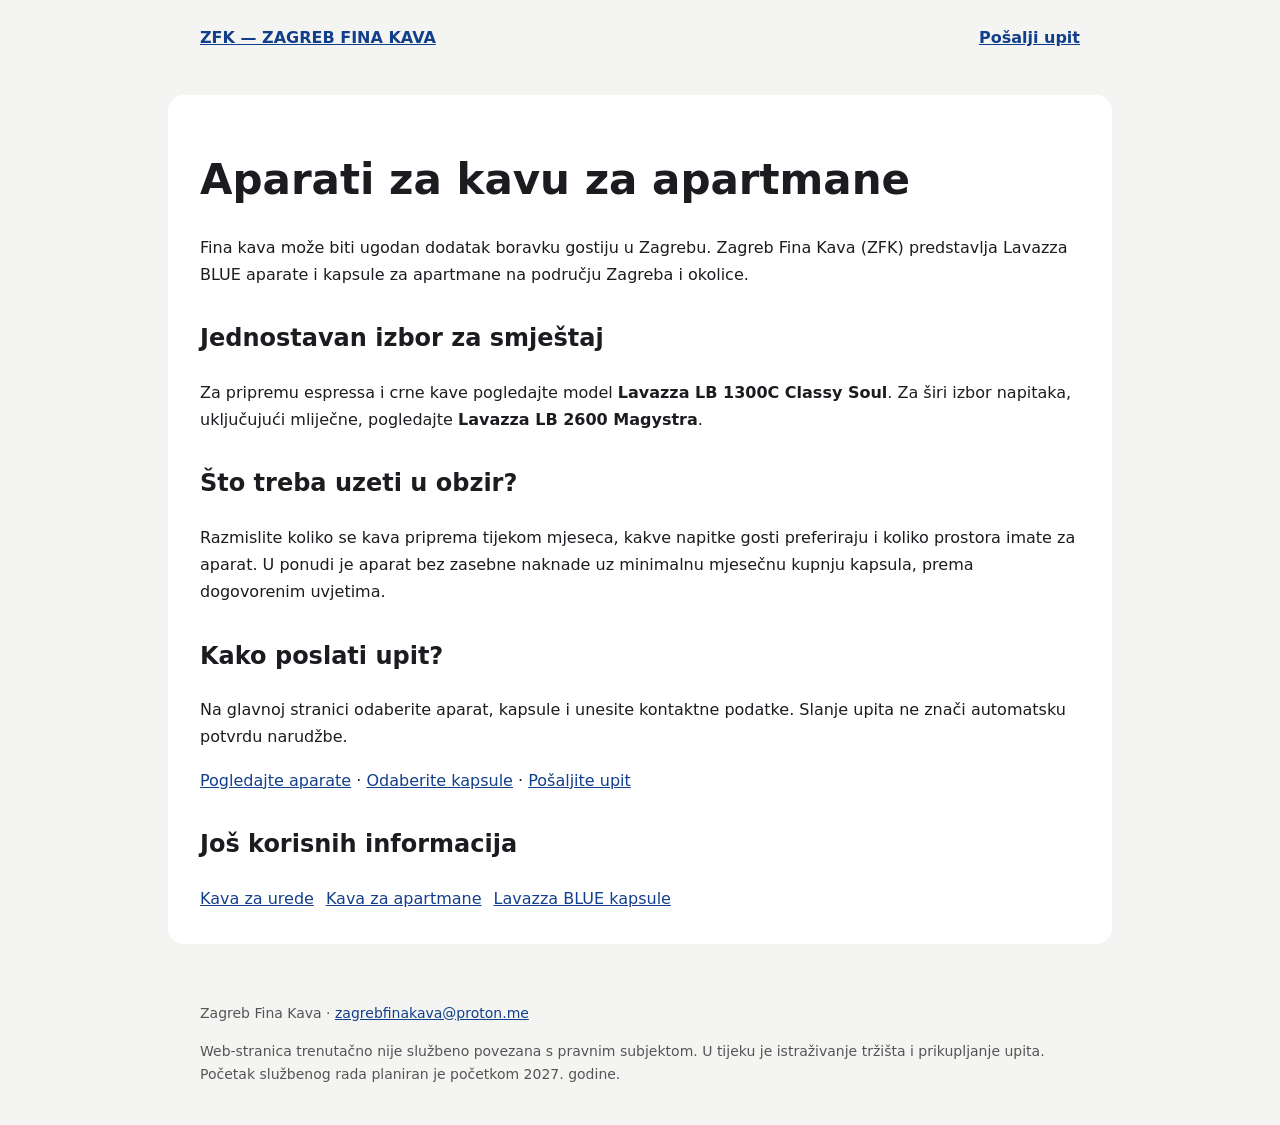
<file: aparati-za-kavu-za-apartmane.html>
<!doctype html>
<html lang="hr">
<head>
<meta charset="utf-8">
  <link rel="icon" type="image/png" sizes="512x512" href="/ZFK-favicon.png?v=5"><meta name="viewport" content="width=device-width, initial-scale=1">
<meta name="robots" content="index, follow">
<title>Aparati za kavu za apartmane Zagreb | Zagreb Fina Kava</title>
<meta name="description" content="Fina kava za goste apartmana u Zagrebu. Upoznajte Lavazza BLUE aparate i kapsule te pošaljite upit Zagreb Fina Kava.">
<link rel="canonical" href="https://zagrebfinakava.com/aparati-za-kavu-za-apartmane">
<style>body{margin:0;background:#f4f4f2;color:#1b1c20;font:16px/1.7 system-ui,-apple-system,Segoe UI,sans-serif}header,main,footer{max-width:880px;margin:auto;padding:24px}header{display:flex;justify-content:space-between;gap:20px;align-items:center}a{color:#123f8b}header a{font-weight:700}main{background:#fff;border-radius:16px;padding:32px;margin:20px auto}h1{font-size:clamp(28px,5vw,42px);line-height:1.2}h2{margin-top:30px}nav{display:flex;flex-wrap:wrap;gap:12px}footer{font-size:14px;color:#555}@media(max-width:600px){header{display:block}main{margin:10px;padding:22px}}</style>
</head>
<body><header><a href="/">ZFK — ZAGREB FINA KAVA</a><a href="/#narudzba">Pošalji upit</a></header><main><h1>Aparati za kavu za apartmane</h1><p>Fina kava može biti ugodan dodatak boravku gostiju u Zagrebu. Zagreb Fina Kava (ZFK) predstavlja Lavazza BLUE aparate i kapsule za apartmane na području Zagreba i okolice.</p><h2>Jednostavan izbor za smještaj</h2><p>Za pripremu espressa i crne kave pogledajte model <strong>Lavazza LB 1300C Classy Soul</strong>. Za širi izbor napitaka, uključujući mliječne, pogledajte <strong>Lavazza LB 2600 Magystra</strong>.</p><h2>Što treba uzeti u obzir?</h2><p>Razmislite koliko se kava priprema tijekom mjeseca, kakve napitke gosti preferiraju i koliko prostora imate za aparat. U ponudi je aparat bez zasebne naknade uz minimalnu mjesečnu kupnju kapsula, prema dogovorenim uvjetima.</p><h2>Kako poslati upit?</h2><p>Na glavnoj stranici odaberite aparat, kapsule i unesite kontaktne podatke. Slanje upita ne znači automatsku potvrdu narudžbe.</p><p><a href="/#ponuda">Pogledajte aparate</a> · <a href="/#kapsule">Odaberite kapsule</a> · <a href="/#narudzba">Pošaljite upit</a></p><h2>Još korisnih informacija</h2><nav><a href="/aparati-za-kavu-za-urede.html">Kava za urede</a><a href="/aparati-za-kavu-za-apartmane.html">Kava za apartmane</a><a href="/lavazza-blue-kapsule-zagreb.html">Lavazza BLUE kapsule</a></nav></main><footer><p>Zagreb Fina Kava · <a href="mailto:zagrebfinakava@proton.me">zagrebfinakava@proton.me</a></p><p>Web-stranica trenutačno nije službeno povezana s pravnim subjektom. U tijeku je istraživanje tržišta i prikupljanje upita. Početak službenog rada planiran je početkom 2027. godine.</p></footer></body></html>
</file>
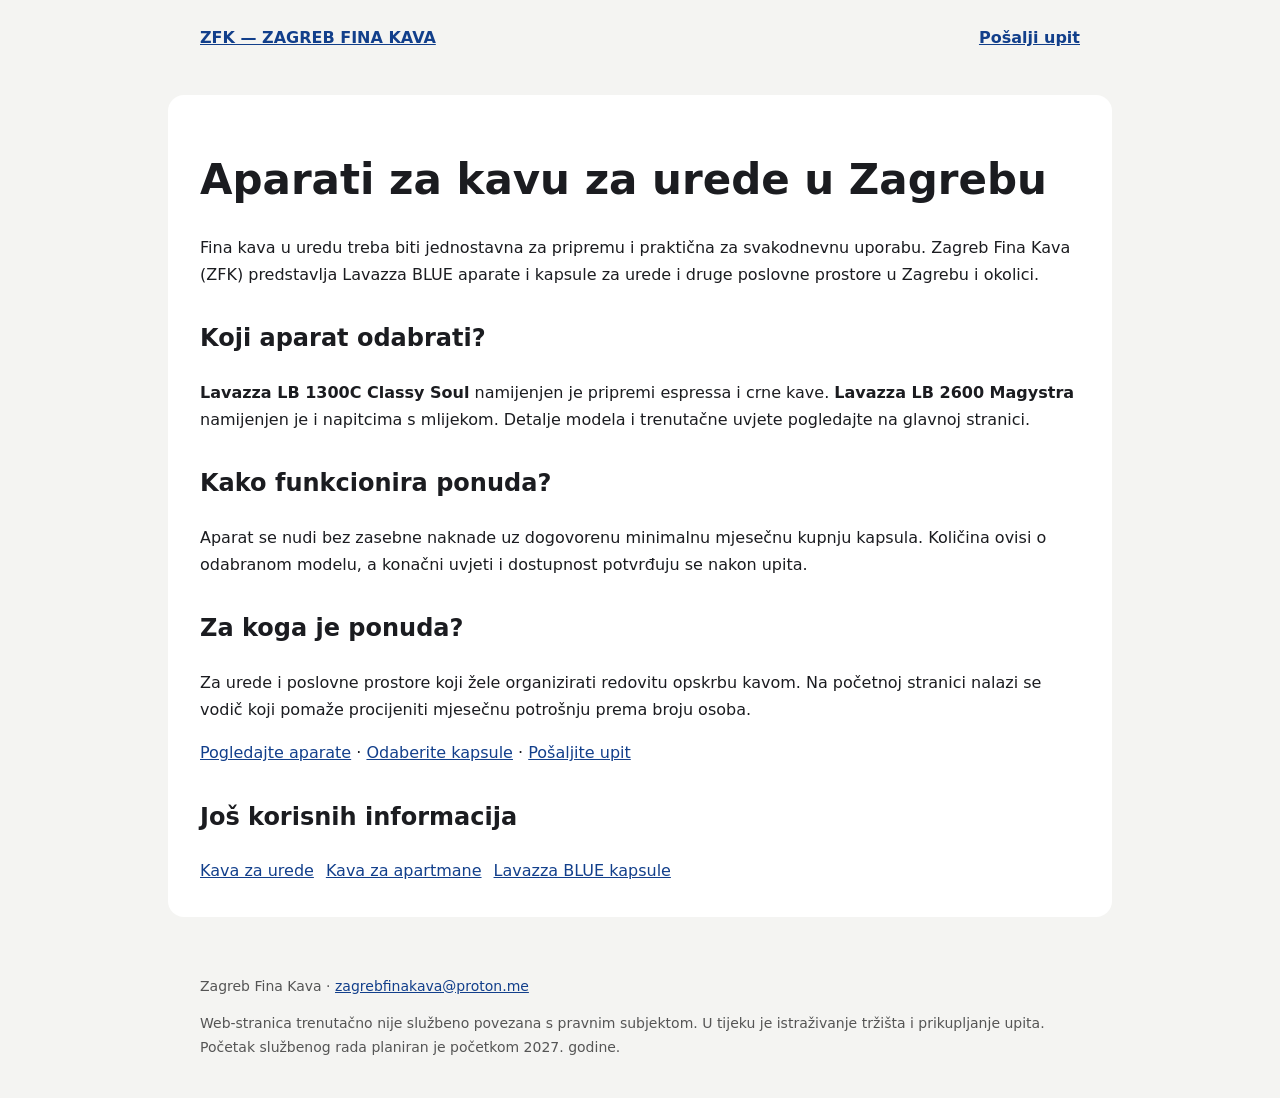
<file: aparati-za-kavu-za-urede.html>
<!doctype html>
<html lang="hr">
<head>
<meta charset="utf-8">
  <link rel="icon" type="image/png" sizes="512x512" href="/ZFK-favicon.png?v=5"><meta name="viewport" content="width=device-width, initial-scale=1">
<meta name="robots" content="index, follow">
<title>Kava za urede Zagreb – Lavazza BLUE aparati | Zagreb Fina Kava</title>
<meta name="description" content="Fina kava za urede u Zagrebu i okolici. Upoznajte Lavazza BLUE aparate ZFK-a, mjesečne količine kapsula i postupak slanja upita.">
<link rel="canonical" href="https://zagrebfinakava.com/aparati-za-kavu-za-urede">
<style>body{margin:0;background:#f4f4f2;color:#1b1c20;font:16px/1.7 system-ui,-apple-system,Segoe UI,sans-serif}header,main,footer{max-width:880px;margin:auto;padding:24px}header{display:flex;justify-content:space-between;gap:20px;align-items:center}a{color:#123f8b}header a{font-weight:700}main{background:#fff;border-radius:16px;padding:32px;margin:20px auto}h1{font-size:clamp(28px,5vw,42px);line-height:1.2}h2{margin-top:30px}nav{display:flex;flex-wrap:wrap;gap:12px}footer{font-size:14px;color:#555}@media(max-width:600px){header{display:block}main{margin:10px;padding:22px}}</style>
</head>
<body><header><a href="/">ZFK — ZAGREB FINA KAVA</a><a href="/#narudzba">Pošalji upit</a></header><main><h1>Aparati za kavu za urede u Zagrebu</h1><p>Fina kava u uredu treba biti jednostavna za pripremu i praktična za svakodnevnu uporabu. Zagreb Fina Kava (ZFK) predstavlja Lavazza BLUE aparate i kapsule za urede i druge poslovne prostore u Zagrebu i okolici.</p><h2>Koji aparat odabrati?</h2><p><strong>Lavazza LB 1300C Classy Soul</strong> namijenjen je pripremi espressa i crne kave. <strong>Lavazza LB 2600 Magystra</strong> namijenjen je i napitcima s mlijekom. Detalje modela i trenutačne uvjete pogledajte na glavnoj stranici.</p><h2>Kako funkcionira ponuda?</h2><p>Aparat se nudi bez zasebne naknade uz dogovorenu minimalnu mjesečnu kupnju kapsula. Količina ovisi o odabranom modelu, a konačni uvjeti i dostupnost potvrđuju se nakon upita.</p><h2>Za koga je ponuda?</h2><p>Za urede i poslovne prostore koji žele organizirati redovitu opskrbu kavom. Na početnoj stranici nalazi se vodič koji pomaže procijeniti mjesečnu potrošnju prema broju osoba.</p><p><a href="/#ponuda">Pogledajte aparate</a> · <a href="/#kapsule">Odaberite kapsule</a> · <a href="/#narudzba">Pošaljite upit</a></p><h2>Još korisnih informacija</h2><nav><a href="/aparati-za-kavu-za-urede.html">Kava za urede</a><a href="/aparati-za-kavu-za-apartmane.html">Kava za apartmane</a><a href="/lavazza-blue-kapsule-zagreb.html">Lavazza BLUE kapsule</a></nav></main><footer><p>Zagreb Fina Kava · <a href="mailto:zagrebfinakava@proton.me">zagrebfinakava@proton.me</a></p><p>Web-stranica trenutačno nije službeno povezana s pravnim subjektom. U tijeku je istraživanje tržišta i prikupljanje upita. Početak službenog rada planiran je početkom 2027. godine.</p></footer></body></html>
</file>
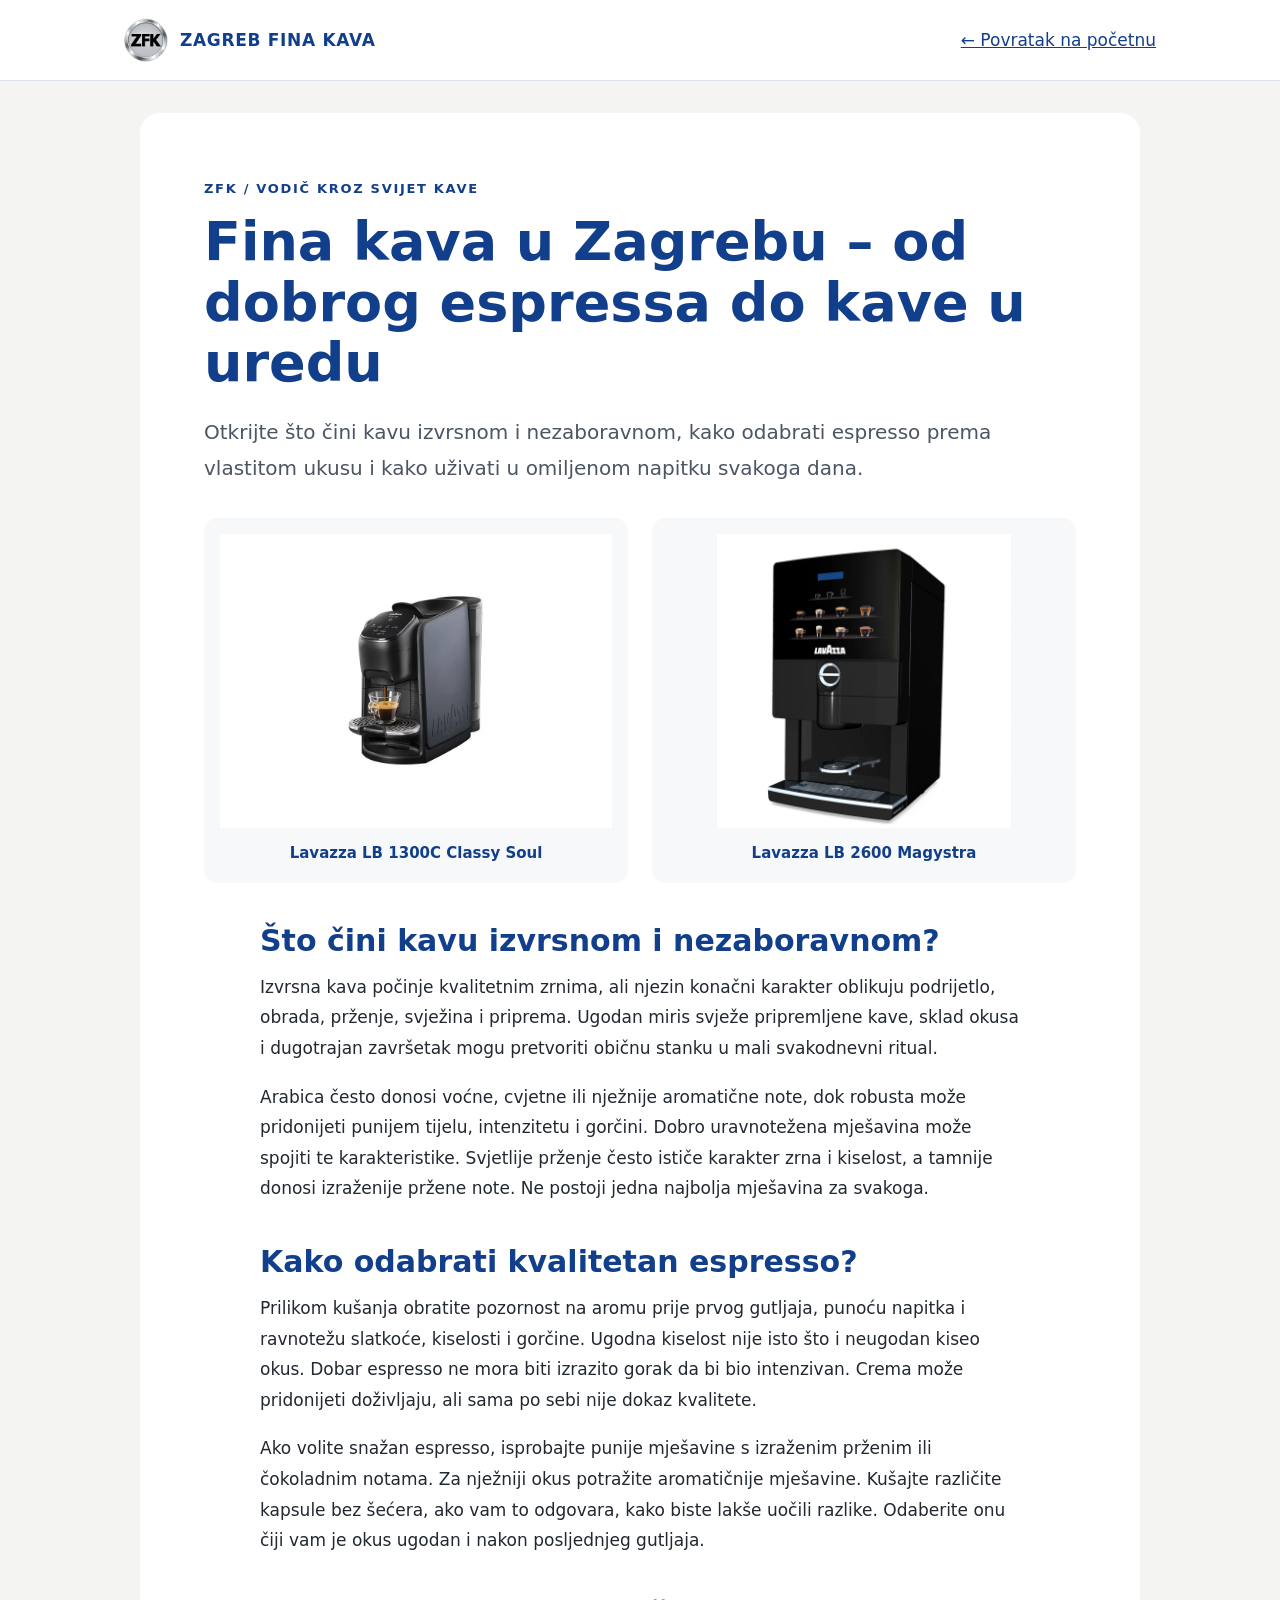
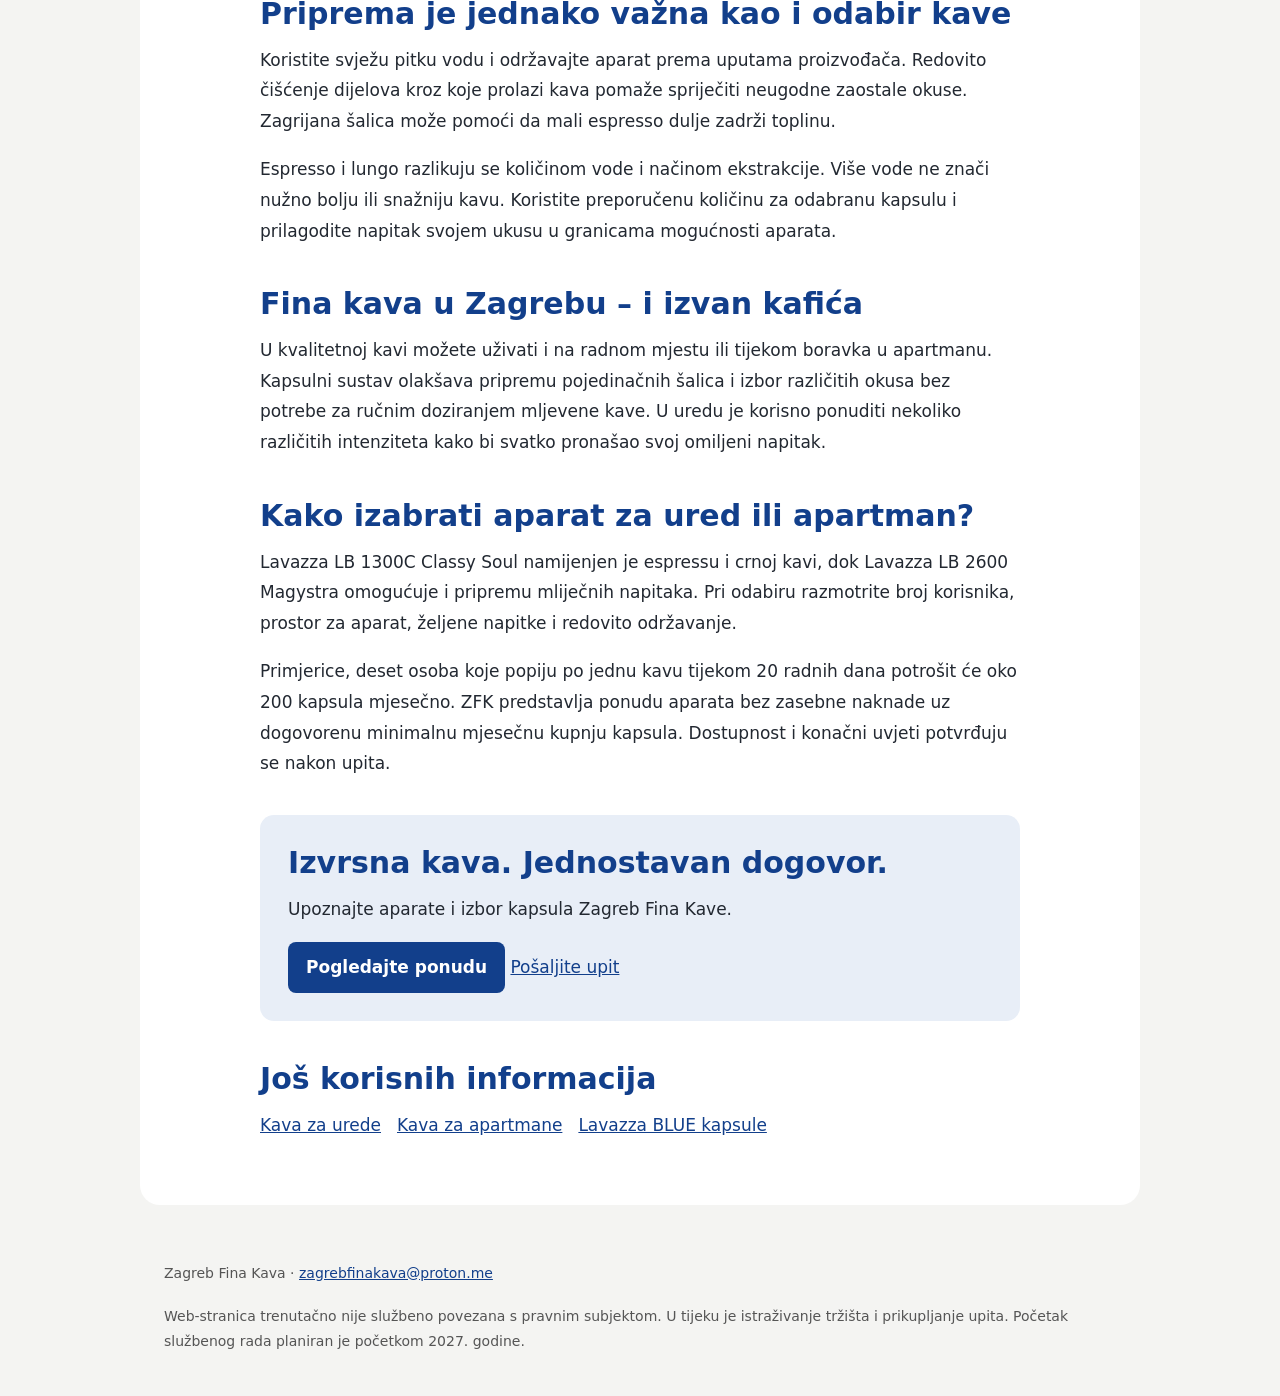
<file: fina-kava-zagreb.html>
<!doctype html>
<html lang="hr">
<head>
<meta charset="utf-8">
  <link rel="icon" type="image/png" sizes="512x512" href="/ZFK-favicon.png?v=5"><meta name="viewport" content="width=device-width, initial-scale=1">
<meta name="robots" content="index, follow">
<title>Fina kava Zagreb – kvalitetna kava za svaki dan | ZFK</title>
<meta name="description" content="Što čini finu kavu? Otkrijte kako uživati u kvalitetnoj talijanskoj kavi u Zagrebu, u uredu ili apartmanu, uz Zagreb Fina Kavu.">
<link rel="canonical" href="https://zagrebfinakava.com/fina-kava-zagreb">
<style>*{box-sizing:border-box}body{margin:0;background:#f4f4f2;color:#222831;font:17px/1.8 system-ui,-apple-system,Segoe UI,sans-serif}a{color:#123f8b}header{background:white;border-bottom:1px solid #dce2e9}header nav{max-width:1080px;margin:auto;padding:18px 24px;display:flex;align-items:center;justify-content:space-between;gap:16px;flex-wrap:wrap}.brand{display:flex;align-items:center;gap:12px;font-weight:800;text-decoration:none;letter-spacing:.04em}.brand img{width:44px;height:44px}main{max-width:1000px;margin:32px auto;background:white;border-radius:20px;padding:clamp(22px,5vw,64px)}.eyebrow{color:#123f8b;font-size:13px;letter-spacing:.13em;font-weight:800}h1{font-size:clamp(34px,5vw,54px);line-height:1.12;color:#123f8b;margin:12px 0 20px}h2{color:#123f8b;font-size:clamp(23px,3vw,30px);line-height:1.3;margin:38px 0 12px}p{margin:0 0 18px}.lead{font-size:20px;color:#4b5563}.machines{display:grid;grid-template-columns:1fr 1fr;gap:24px;margin:32px 0}.machines figure{margin:0;text-align:center;background:#f7f8fa;border-radius:14px;padding:16px}.machines img{display:block;width:100%;height:auto;aspect-ratio:4/3;object-fit:contain}.machines figcaption{font-size:15px;font-weight:700;color:#123f8b;margin-top:12px}.article{max-width:760px;margin:auto}.cta{background:#e8eef7;padding:28px;border-radius:14px;margin-top:36px}.cta h2{margin-top:0}.button{display:inline-block;background:#123f8b;color:white;text-decoration:none;border-radius:8px;padding:10px 18px;font-weight:700}.links{display:flex;flex-wrap:wrap;gap:16px}footer{max-width:1000px;margin:auto;padding:24px;color:#555;font-size:14px}@media(max-width:600px){main{margin:12px;border-radius:12px}.machines{gap:8px}.machines figure{padding:8px}.machines figcaption{font-size:12px}.lead{font-size:18px}}</style><script type="application/ld+json">{"@context":"https://schema.org","@type":"Article","headline":"Fina kava u Zagrebu – od dobrog espressa do kave u uredu","mainEntityOfPage":"https://zagrebfinakava.com/fina-kava-zagreb","inLanguage":"hr","image":["https://zagrebfinakava.com/LB1300%20Classy%20Soul-1.webp","https://zagrebfinakava.com/LB%202600.webp"],"author":{"@type":"Organization","name":"Zagreb Fina Kava","url":"https://zagrebfinakava.com/"}}</script></head><body><header><nav><a class="brand" href="/"><img src="/ZFK-favicon.png?v=5" alt="" width="44" height="44">ZAGREB FINA KAVA</a><a href="/">← Povratak na početnu</a></nav></header><main><article><div class="eyebrow">ZFK / VODIČ KROZ SVIJET KAVE</div><h1>Fina kava u Zagrebu – od dobrog espressa do kave u uredu</h1><p class="lead">Otkrijte što čini kavu izvrsnom i nezaboravnom, kako odabrati espresso prema vlastitom ukusu i kako uživati u omiljenom napitku svakoga dana.</p><div class="machines"><figure><img src="/LB1300%20Classy%20Soul-1.webp" alt="Lavazza LB 1300C Classy Soul aparat za espresso" width="1024" height="768" decoding="async"><figcaption>Lavazza LB 1300C Classy Soul</figcaption></figure><figure><img src="/LB%202600.webp" alt="Lavazza LB 2600 Magystra aparat za kavu" width="1024" height="768" decoding="async"><figcaption>Lavazza LB 2600 Magystra</figcaption></figure></div><div class="article"><h2>Što čini kavu izvrsnom i nezaboravnom?</h2><p>Izvrsna kava počinje kvalitetnim zrnima, ali njezin konačni karakter oblikuju podrijetlo, obrada, prženje, svježina i priprema. Ugodan miris svježe pripremljene kave, sklad okusa i dugotrajan završetak mogu pretvoriti običnu stanku u mali svakodnevni ritual.</p><p>Arabica često donosi voćne, cvjetne ili nježnije aromatične note, dok robusta može pridonijeti punijem tijelu, intenzitetu i gorčini. Dobro uravnotežena mješavina može spojiti te karakteristike. Svjetlije prženje često ističe karakter zrna i kiselost, a tamnije donosi izraženije pržene note. Ne postoji jedna najbolja mješavina za svakoga.</p><h2>Kako odabrati kvalitetan espresso?</h2><p>Prilikom kušanja obratite pozornost na aromu prije prvog gutljaja, punoću napitka i ravnotežu slatkoće, kiselosti i gorčine. Ugodna kiselost nije isto što i neugodan kiseo okus. Dobar espresso ne mora biti izrazito gorak da bi bio intenzivan. Crema može pridonijeti doživljaju, ali sama po sebi nije dokaz kvalitete.</p><p>Ako volite snažan espresso, isprobajte punije mješavine s izraženim prženim ili čokoladnim notama. Za nježniji okus potražite aromatičnije mješavine. Kušajte različite kapsule bez šećera, ako vam to odgovara, kako biste lakše uočili razlike. Odaberite onu čiji vam je okus ugodan i nakon posljednjeg gutljaja.</p><h2>Priprema je jednako važna kao i odabir kave</h2><p>Koristite svježu pitku vodu i održavajte aparat prema uputama proizvođača. Redovito čišćenje dijelova kroz koje prolazi kava pomaže spriječiti neugodne zaostale okuse. Zagrijana šalica može pomoći da mali espresso dulje zadrži toplinu.</p><p>Espresso i lungo razlikuju se količinom vode i načinom ekstrakcije. Više vode ne znači nužno bolju ili snažniju kavu. Koristite preporučenu količinu za odabranu kapsulu i prilagodite napitak svojem ukusu u granicama mogućnosti aparata.</p><h2>Fina kava u Zagrebu – i izvan kafića</h2><p>U kvalitetnoj kavi možete uživati i na radnom mjestu ili tijekom boravka u apartmanu. Kapsulni sustav olakšava pripremu pojedinačnih šalica i izbor različitih okusa bez potrebe za ručnim doziranjem mljevene kave. U uredu je korisno ponuditi nekoliko različitih intenziteta kako bi svatko pronašao svoj omiljeni napitak.</p><h2>Kako izabrati aparat za ured ili apartman?</h2><p>Lavazza LB 1300C Classy Soul namijenjen je espressu i crnoj kavi, dok Lavazza LB 2600 Magystra omogućuje i pripremu mliječnih napitaka. Pri odabiru razmotrite broj korisnika, prostor za aparat, željene napitke i redovito održavanje.</p><p>Primjerice, deset osoba koje popiju po jednu kavu tijekom 20 radnih dana potrošit će oko 200 kapsula mjesečno. ZFK predstavlja ponudu aparata bez zasebne naknade uz dogovorenu minimalnu mjesečnu kupnju kapsula. Dostupnost i konačni uvjeti potvrđuju se nakon upita.</p><div class="cta"><h2>Izvrsna kava. Jednostavan dogovor.</h2><p>Upoznajte aparate i izbor kapsula Zagreb Fina Kave.</p><a class="button" href="/#ponuda">Pogledajte ponudu</a> <a href="/#narudzba">Pošaljite upit</a></div><h2>Još korisnih informacija</h2><nav class="links"><a href="/aparati-za-kavu-za-urede">Kava za urede</a><a href="/aparati-za-kavu-za-apartmane">Kava za apartmane</a><a href="/lavazza-blue-kapsule-zagreb">Lavazza BLUE kapsule</a></nav></div></article></main><footer><p>Zagreb Fina Kava · <a href="mailto:zagrebfinakava@proton.me">zagrebfinakava@proton.me</a></p><p>Web-stranica trenutačno nije službeno povezana s pravnim subjektom. U tijeku je istraživanje tržišta i prikupljanje upita. Početak službenog rada planiran je početkom 2027. godine.</p></footer></body></html>
</file>
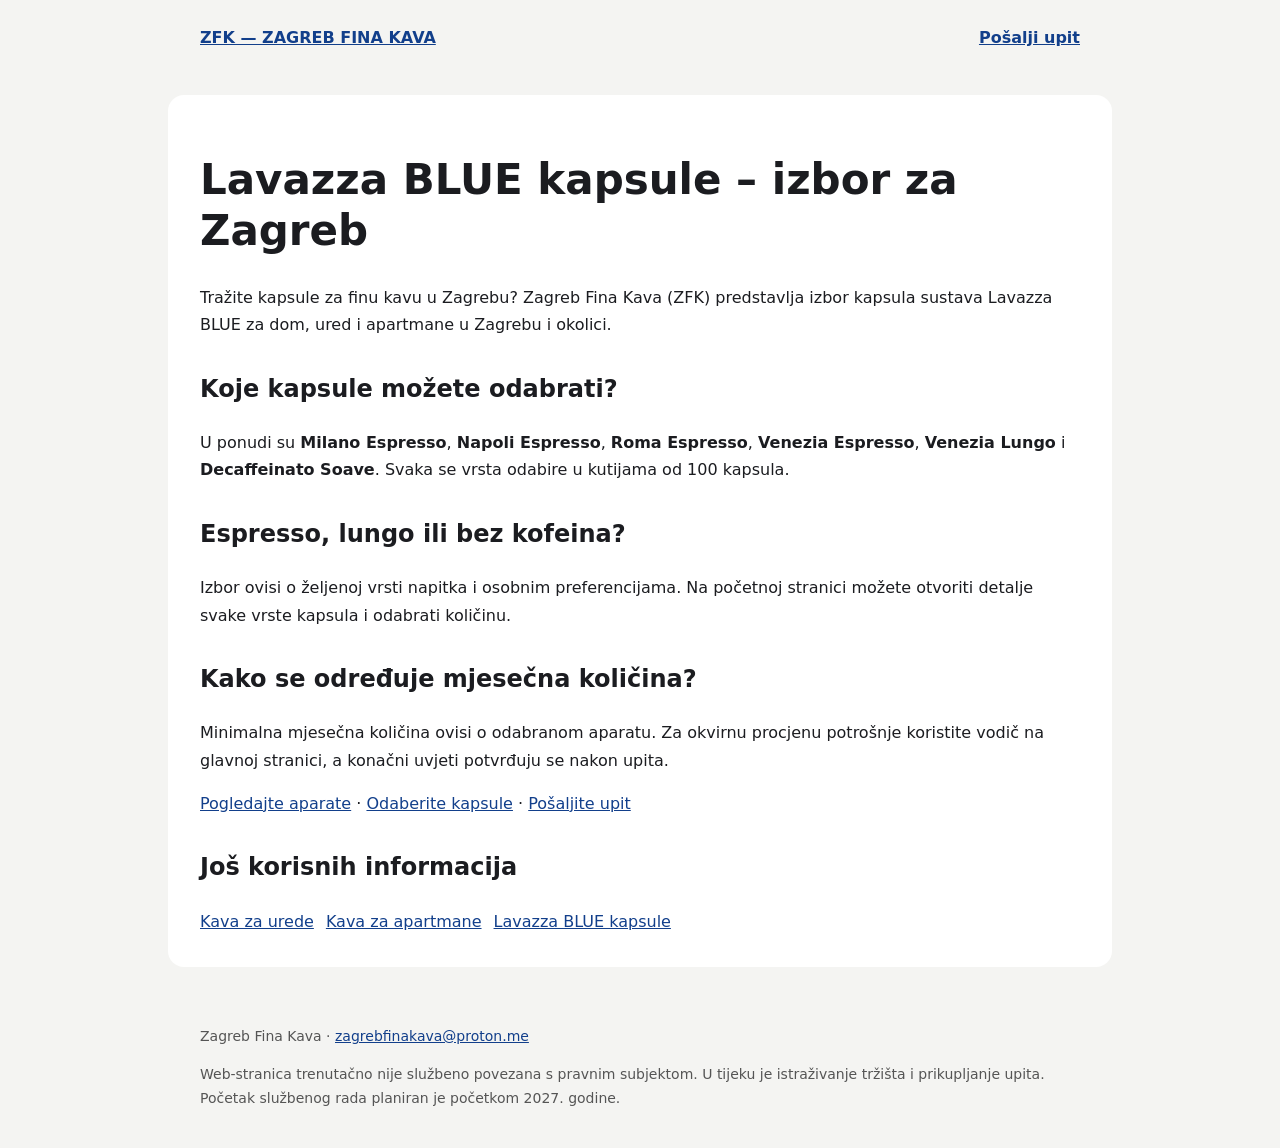
<file: lavazza-blue-kapsule-zagreb.html>
<!doctype html>
<html lang="hr">
<head>
<meta charset="utf-8">
  <link rel="icon" type="image/png" sizes="512x512" href="/ZFK-favicon.png?v=5"><meta name="viewport" content="width=device-width, initial-scale=1">
<meta name="robots" content="index, follow">
<title>Lavazza BLUE kapsule za kavu Zagreb | Zagreb Fina Kava</title>
<meta name="description" content="Tražite kapsule za finu kavu u Zagrebu? Upoznajte izbor Lavazza BLUE kapsula Zagreb Fina Kava: Milano, Napoli, Roma, Venezia i Decaffeinato Soave.">
<link rel="canonical" href="https://zagrebfinakava.com/lavazza-blue-kapsule-zagreb">
<style>body{margin:0;background:#f4f4f2;color:#1b1c20;font:16px/1.7 system-ui,-apple-system,Segoe UI,sans-serif}header,main,footer{max-width:880px;margin:auto;padding:24px}header{display:flex;justify-content:space-between;gap:20px;align-items:center}a{color:#123f8b}header a{font-weight:700}main{background:#fff;border-radius:16px;padding:32px;margin:20px auto}h1{font-size:clamp(28px,5vw,42px);line-height:1.2}h2{margin-top:30px}nav{display:flex;flex-wrap:wrap;gap:12px}footer{font-size:14px;color:#555}@media(max-width:600px){header{display:block}main{margin:10px;padding:22px}}</style>
</head>
<body><header><a href="/">ZFK — ZAGREB FINA KAVA</a><a href="/#narudzba">Pošalji upit</a></header><main><h1>Lavazza BLUE kapsule – izbor za Zagreb</h1><p>Tražite kapsule za finu kavu u Zagrebu? Zagreb Fina Kava (ZFK) predstavlja izbor kapsula sustava Lavazza BLUE za dom, ured i apartmane u Zagrebu i okolici.</p><h2>Koje kapsule možete odabrati?</h2><p>U ponudi su <strong>Milano Espresso</strong>, <strong>Napoli Espresso</strong>, <strong>Roma Espresso</strong>, <strong>Venezia Espresso</strong>, <strong>Venezia Lungo</strong> i <strong>Decaffeinato Soave</strong>. Svaka se vrsta odabire u kutijama od 100 kapsula.</p><h2>Espresso, lungo ili bez kofeina?</h2><p>Izbor ovisi o željenoj vrsti napitka i osobnim preferencijama. Na početnoj stranici možete otvoriti detalje svake vrste kapsula i odabrati količinu.</p><h2>Kako se određuje mjesečna količina?</h2><p>Minimalna mjesečna količina ovisi o odabranom aparatu. Za okvirnu procjenu potrošnje koristite vodič na glavnoj stranici, a konačni uvjeti potvrđuju se nakon upita.</p><p><a href="/#ponuda">Pogledajte aparate</a> · <a href="/#kapsule">Odaberite kapsule</a> · <a href="/#narudzba">Pošaljite upit</a></p><h2>Još korisnih informacija</h2><nav><a href="/aparati-za-kavu-za-urede.html">Kava za urede</a><a href="/aparati-za-kavu-za-apartmane.html">Kava za apartmane</a><a href="/lavazza-blue-kapsule-zagreb.html">Lavazza BLUE kapsule</a></nav></main><footer><p>Zagreb Fina Kava · <a href="mailto:zagrebfinakava@proton.me">zagrebfinakava@proton.me</a></p><p>Web-stranica trenutačno nije službeno povezana s pravnim subjektom. U tijeku je istraživanje tržišta i prikupljanje upita. Početak službenog rada planiran je početkom 2027. godine.</p></footer></body></html>
</file>
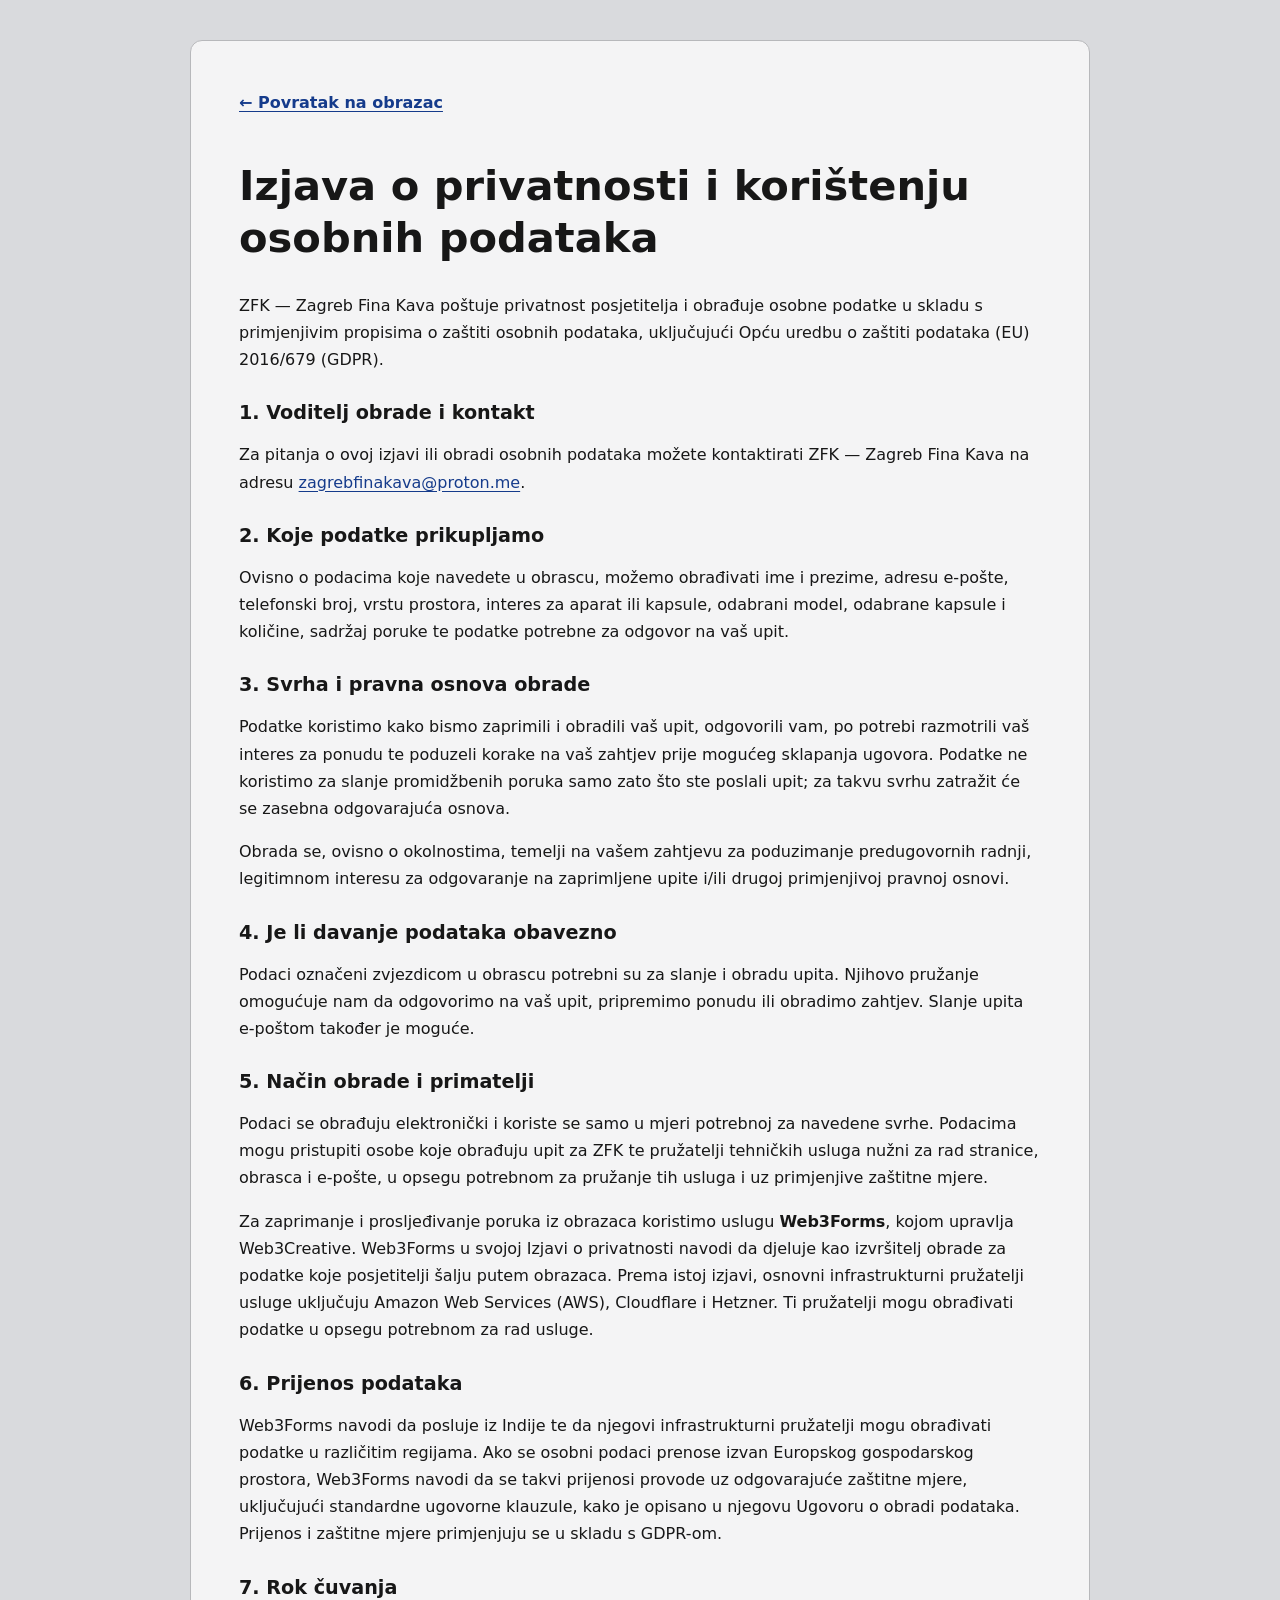
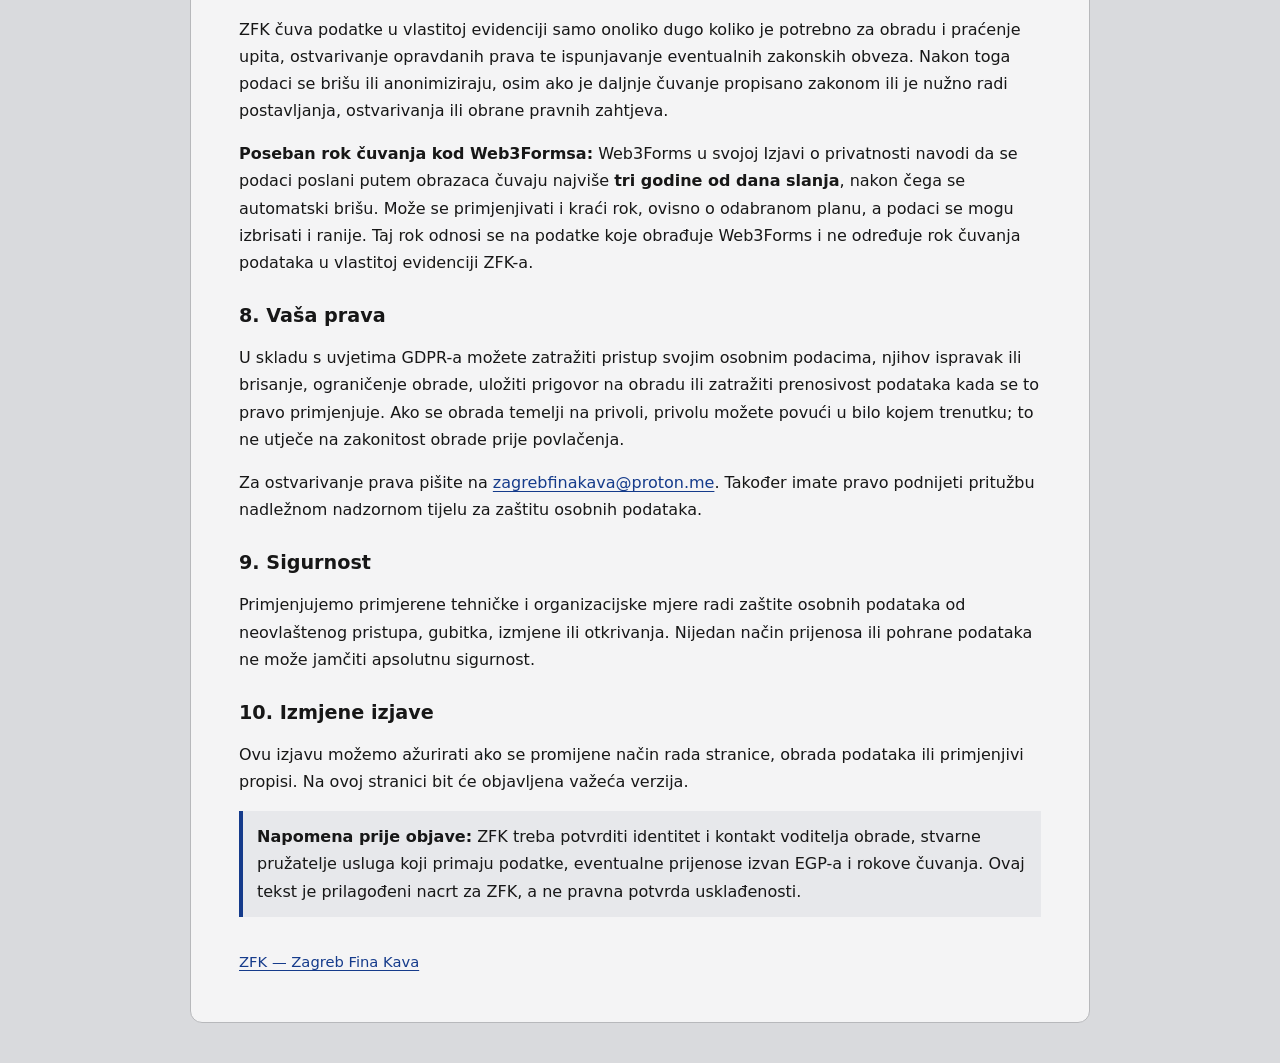
<file: privatnost.html>
<!doctype html>
<html lang="hr">
<head>
  <meta charset="utf-8">
  <meta name="viewport" content="width=device-width, initial-scale=1">
  <meta name="robots" content="noindex, nofollow">
  <meta name="description" content="Informacije o privatnosti i obradi osobnih podataka na stranici ZFK — Zagreb Fina Kava.">
  <title>Izjava o privatnosti | ZFK — Zagreb Fina Kava</title>
  <style>
    :root{color-scheme:light;--bg:#D9DADD;--ink:#171717;--blue:#153b8b}
    *{box-sizing:border-box}
    body{margin:0;background:var(--bg);color:var(--ink);font:16px/1.7 system-ui,-apple-system,"Segoe UI",sans-serif}
    main{width:min(900px,calc(100% - 32px));margin:40px auto;padding:clamp(22px,5vw,48px);background:#f4f4f5;border:1px solid #b7b8bb;border-radius:12px}
    h1,h2{line-height:1.25}h1{font-size:clamp(1.8rem,4vw,2.6rem)}h2{font-size:1.2rem;margin-top:28px}
    a{color:var(--blue);text-underline-offset:3px}
    .back{display:inline-block;margin-bottom:16px;font-weight:650}
    .note{padding:12px 14px;border-left:4px solid var(--blue);background:#e7e8eb}
    footer{margin-top:32px;font-size:.92rem}
  </style>
</head>
<body>
<main>
  <a class="back" href="index.html#narudzba">← Povratak na obrazac</a>
  <h1>Izjava o privatnosti i korištenju osobnih podataka</h1>
  <p>ZFK — Zagreb Fina Kava poštuje privatnost posjetitelja i obrađuje osobne podatke u skladu s primjenjivim propisima o zaštiti osobnih podataka, uključujući Opću uredbu o zaštiti podataka (EU) 2016/679 (GDPR).</p>

  <h2>1. Voditelj obrade i kontakt</h2>
  <p>Za pitanja o ovoj izjavi ili obradi osobnih podataka možete kontaktirati ZFK — Zagreb Fina Kava na adresu <a href="mailto:zagrebfinakava@proton.me">zagrebfinakava@proton.me</a>.</p>

  <h2>2. Koje podatke prikupljamo</h2>
  <p>Ovisno o podacima koje navedete u obrascu, možemo obrađivati ime i prezime, adresu e-pošte, telefonski broj, vrstu prostora, interes za aparat ili kapsule, odabrani model, odabrane kapsule i količine, sadržaj poruke te podatke potrebne za odgovor na vaš upit.</p>

  <h2>3. Svrha i pravna osnova obrade</h2>
  <p>Podatke koristimo kako bismo zaprimili i obradili vaš upit, odgovorili vam, po potrebi razmotrili vaš interes za ponudu te poduzeli korake na vaš zahtjev prije mogućeg sklapanja ugovora. Podatke ne koristimo za slanje promidžbenih poruka samo zato što ste poslali upit; za takvu svrhu zatražit će se zasebna odgovarajuća osnova.</p>
  <p>Obrada se, ovisno o okolnostima, temelji na vašem zahtjevu za poduzimanje predugovornih radnji, legitimnom interesu za odgovaranje na zaprimljene upite i/ili drugoj primjenjivoj pravnoj osnovi.</p>

  <h2>4. Je li davanje podataka obavezno</h2>
  <p>Podaci označeni zvjezdicom u obrascu potrebni su za slanje i obradu upita. Njihovo pružanje omogućuje nam da odgovorimo na vaš upit, pripremimo ponudu ili obradimo zahtjev. Slanje upita e-poštom također je moguće.</p>

  <h2>5. Način obrade i primatelji</h2>
  <p>Podaci se obrađuju elektronički i koriste se samo u mjeri potrebnoj za navedene svrhe. Podacima mogu pristupiti osobe koje obrađuju upit za ZFK te pružatelji tehničkih usluga nužni za rad stranice, obrasca i e-pošte, u opsegu potrebnom za pružanje tih usluga i uz primjenjive zaštitne mjere.</p>
  <p>Za zaprimanje i prosljeđivanje poruka iz obrazaca koristimo uslugu <strong>Web3Forms</strong>, kojom upravlja Web3Creative. Web3Forms u svojoj Izjavi o privatnosti navodi da djeluje kao izvršitelj obrade za podatke koje posjetitelji šalju putem obrazaca. Prema istoj izjavi, osnovni infrastrukturni pružatelji usluge uključuju Amazon Web Services (AWS), Cloudflare i Hetzner. Ti pružatelji mogu obrađivati podatke u opsegu potrebnom za rad usluge.</p>

  <h2>6. Prijenos podataka</h2>
  <p>Web3Forms navodi da posluje iz Indije te da njegovi infrastrukturni pružatelji mogu obrađivati podatke u različitim regijama. Ako se osobni podaci prenose izvan Europskog gospodarskog prostora, Web3Forms navodi da se takvi prijenosi provode uz odgovarajuće zaštitne mjere, uključujući standardne ugovorne klauzule, kako je opisano u njegovu Ugovoru o obradi podataka. Prijenos i zaštitne mjere primjenjuju se u skladu s GDPR-om.</p>

  <h2>7. Rok čuvanja</h2>
  <p>ZFK čuva podatke u vlastitoj evidenciji samo onoliko dugo koliko je potrebno za obradu i praćenje upita, ostvarivanje opravdanih prava te ispunjavanje eventualnih zakonskih obveza. Nakon toga podaci se brišu ili anonimiziraju, osim ako je daljnje čuvanje propisano zakonom ili je nužno radi postavljanja, ostvarivanja ili obrane pravnih zahtjeva.</p>
  <p><strong>Poseban rok čuvanja kod Web3Formsa:</strong> Web3Forms u svojoj Izjavi o privatnosti navodi da se podaci poslani putem obrazaca čuvaju najviše <strong>tri godine od dana slanja</strong>, nakon čega se automatski brišu. Može se primjenjivati i kraći rok, ovisno o odabranom planu, a podaci se mogu izbrisati i ranije. Taj rok odnosi se na podatke koje obrađuje Web3Forms i ne određuje rok čuvanja podataka u vlastitoj evidenciji ZFK-a.</p>

  <h2>8. Vaša prava</h2>
  <p>U skladu s uvjetima GDPR-a možete zatražiti pristup svojim osobnim podacima, njihov ispravak ili brisanje, ograničenje obrade, uložiti prigovor na obradu ili zatražiti prenosivost podataka kada se to pravo primjenjuje. Ako se obrada temelji na privoli, privolu možete povući u bilo kojem trenutku; to ne utječe na zakonitost obrade prije povlačenja.</p>
  <p>Za ostvarivanje prava pišite na <a href="mailto:zagrebfinakava@proton.me">zagrebfinakava@proton.me</a>. Također imate pravo podnijeti pritužbu nadležnom nadzornom tijelu za zaštitu osobnih podataka.</p>

  <h2>9. Sigurnost</h2>
  <p>Primjenjujemo primjerene tehničke i organizacijske mjere radi zaštite osobnih podataka od neovlaštenog pristupa, gubitka, izmjene ili otkrivanja. Nijedan način prijenosa ili pohrane podataka ne može jamčiti apsolutnu sigurnost.</p>

  <h2>10. Izmjene izjave</h2>
  <p>Ovu izjavu možemo ažurirati ako se promijene način rada stranice, obrada podataka ili primjenjivi propisi. Na ovoj stranici bit će objavljena važeća verzija.</p>

  <p class="note"><strong>Napomena prije objave:</strong> ZFK treba potvrditi identitet i kontakt voditelja obrade, stvarne pružatelje usluga koji primaju podatke, eventualne prijenose izvan EGP-a i rokove čuvanja. Ovaj tekst je prilagođeni nacrt za ZFK, a ne pravna potvrda usklađenosti.</p>
  <footer><a href="index.html">ZFK — Zagreb Fina Kava</a></footer>
</main>
</body>
</html>
</file>
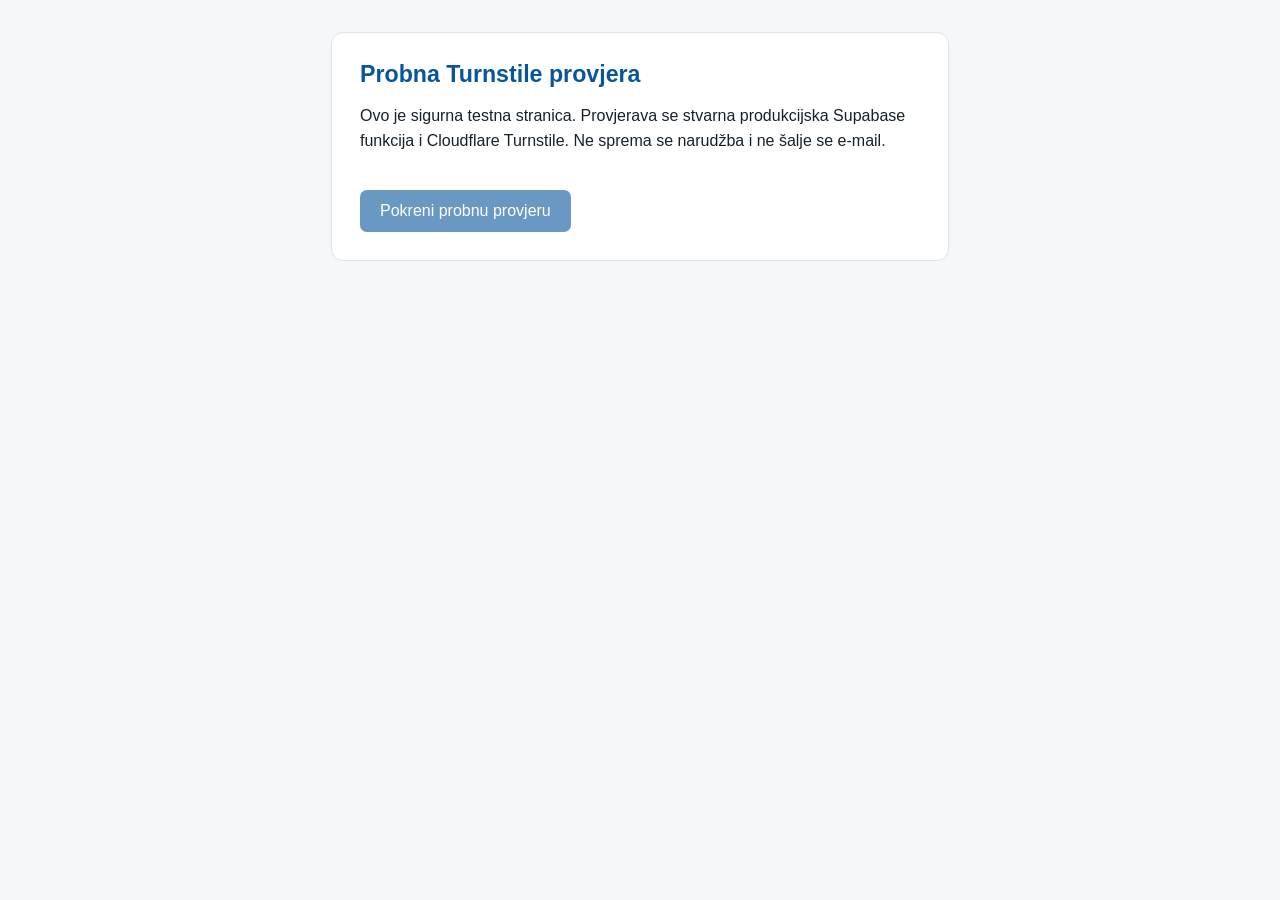
<file: turnstile-test.html>
<!doctype html>
<html lang="hr">
<head>
  <meta charset="utf-8">
  <meta name="viewport" content="width=device-width, initial-scale=1">
  <meta name="robots" content="noindex,nofollow">
  <title>Probna Turnstile provjera | Zagreb Fina Kava</title>
  <style>
    :root { color-scheme: light; font-family: Arial, sans-serif; }
    body { margin: 0; padding: 32px 16px; background: #f5f8fb; color: #17212b; }
    main { max-width: 560px; margin: 0 auto; padding: 28px; background: #fff; border: 1px solid #dce5ee; border-radius: 12px; }
    h1 { margin-top: 0; color: #07569b; font-size: 1.45rem; }
    p { line-height: 1.55; }
    button { margin-top: 18px; padding: 12px 20px; border: 0; border-radius: 7px; background: #07569b; color: #fff; font-size: 1rem; cursor: pointer; }
    button:disabled { opacity: .6; cursor: wait; }
    #result { margin-top: 18px; padding: 13px; border-radius: 7px; background: #eaf3fb; white-space: pre-wrap; }
    #result[hidden] { display: none; }
    .widget { margin-top: 18px; }
  </style>
  <script>
    let turnstileWidgetId = null;
    let turnstileToken = "";
    window.onTurnstileLoad = function () {
      turnstileWidgetId = window.turnstile.render("#turnstile-widget", {
        sitekey: "0x4AAAAAAF1Eb1ddCsGIbIWn",
        callback: function (token) { turnstileToken = token; },
        "expired-callback": function () { turnstileToken = ""; },
        "error-callback": function () { turnstileToken = ""; }
      });
    };
  </script>
  <script src="https://challenges.cloudflare.com/turnstile/v0/api.js?onload=onTurnstileLoad&render=explicit" async defer></script>
</head>
<body>
  <main>
    <h1>Probna Turnstile provjera</h1>
    <p>Ovo je sigurna testna stranica. Provjerava se stvarna produkcijska Supabase funkcija i Cloudflare Turnstile. Ne sprema se narudžba i ne šalje se e-mail.</p>
    <div id="turnstile-widget" class="widget"></div>
    <button id="test-button" type="button" disabled>Pokreni probnu provjeru</button>
    <div id="result" role="status" aria-live="polite" hidden></div>
  </main>
  <script>
    const button = document.getElementById("test-button");
    const result = document.getElementById("result");
    const showResult = (message) => {
      result.textContent = message;
      result.hidden = false;
    };
    const enableWhenReady = window.setInterval(() => {
      if (turnstileWidgetId !== null && window.turnstile) {
        button.disabled = false;
        window.clearInterval(enableWhenReady);
      }
    }, 250);
    button.addEventListener("click", async () => {
      if (!turnstileToken) {
        showResult("Najprije dovršite sigurnosnu provjeru.");
        return;
      }
      button.disabled = true;
      showResult("Provjera je u tijeku…");
      try {
        const response = await fetch("https://wbupmpqymavxjxatwzsh.supabase.co/functions/v1/zfk-customer-requests", {
          method: "POST",
          headers: { "Content-Type": "application/json" },
          body: JSON.stringify({
            turnstile_token: turnstileToken,
            test_only: true
          })
        });
        const data = await response.json().catch(() => ({}));
        if (response.ok && data.success === true && data.test_mode === true) {
          showResult("Uspjeh! Cloudflare Turnstile potvrđen je u produkcijskoj Supabase funkciji. Narudžba nije spremljena i e-mail nije poslan.");
        } else {
          showResult("Provjera nije prošla. " + (data.message || "Supabase nije potvrdio sigurnosnu provjeru.") + " (HTTP " + response.status + ")");
        }
      } catch (error) {
        showResult("Nije moguće povezati se sa Supabaseom. Provjerite internetsku vezu i pokušajte ponovno.");
      } finally {
        turnstileToken = "";
        if (window.turnstile && turnstileWidgetId !== null) window.turnstile.reset(turnstileWidgetId);
        button.disabled = false;
      }
    });
  </script>
</body>
</html>
</file>
